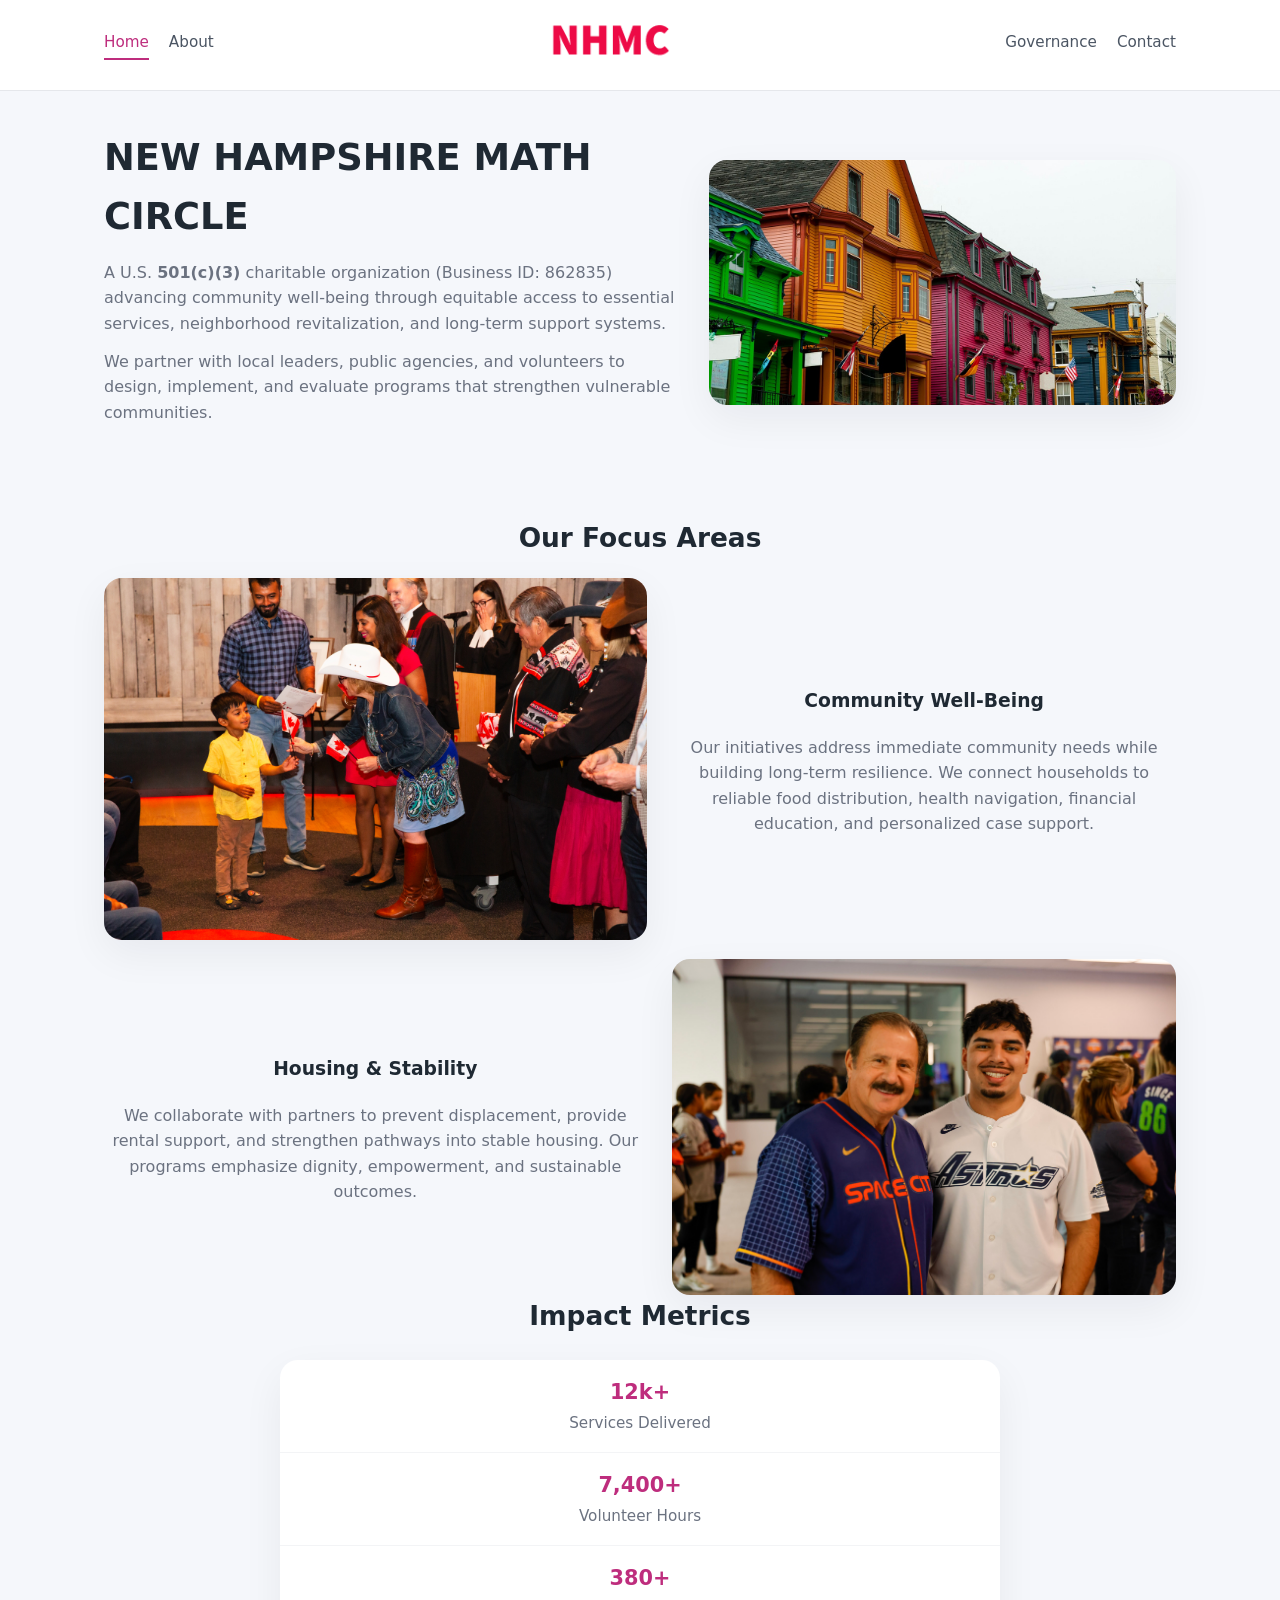
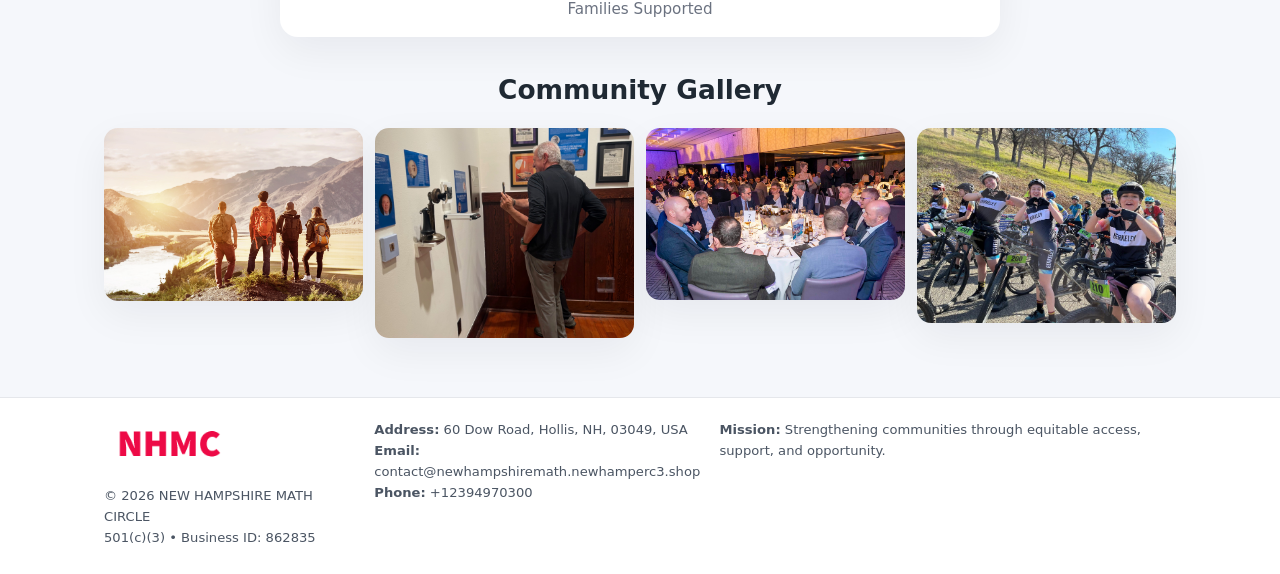
<file: index.html>
<!doctype html>
<html lang="en">
<head>
<meta charset="utf-8"/>
<meta name="viewport" content="width=device-width,initial-scale=1"/>
<title>NEW HAMPSHIRE MATH CIRCLE – Nonprofit • 2025</title>
<link rel="stylesheet" href="assets/styles.css"/>
<link rel="icon" href="images/logo.png"/>

<meta name="data-ein" content="862835">
<meta name="facebook-domain-verification" content="tnjihqgy0wn8v93j71yheysn335mma" />  
<meta name="data-name" content="NEW HAMPSHIRE MATH CIRCLE">
<meta name="data-email" content="contact@newhampshiremath.newhamperc3.shop">
<meta name="data-phone" content="+12394970300">
<meta name="data-address" content="60 Dow Road, Hollis, NH, 03049, USA">
<meta name="data-map" content="60+Dow+Road,+Hollis,+NH,+03049,+USA">
  <meta name="description" content="Our nonprofit strengthens the community with programs focused on community services, education, and direct relief.">
</head>
<body>
<div style="position:absolute;left:-9999px;top:-9999px;opacity:0" data-uniq="{{UNIQUE_BLOB}}">
  <span>Our nonprofit strengthens the community with programs focused on community services, education, and direct relief.</span><svg width="12" height="12" viewBox="0 0 12 12" xmlns="http://www.w3.org/2000/svg"><circle cx="6" cy="6" r="5" fill="#9d174d"/></svg><img src="images/hero.jpg" width="1" height="1" alt="" loading="lazy"/>
</div>


<header>
  <div class="header-inner">
    <nav>
      <a class="active" href="index.html">Home</a>
      <a href="about.html">About</a>
    </nav>
    <a href="index.html"><img src="images/logo.png" style="width:150px"></a>
    <nav>
      <a href="governance.html">Governance</a>
      <a href="contact.html">Contact</a>
    </nav>
  </div>
</header>

<div class="c5d1c4e74cf">
  <div class="hero-wrap">
    <div>
      <h1>NEW HAMPSHIRE MATH CIRCLE</h1>
      <p class="cd39075640f">
        A U.S. <strong>501(c)(3)</strong> charitable organization (Business ID: 862835) advancing
        community well-being through equitable access to essential services,
        neighborhood revitalization, and long-term support systems.
      </p>
      <p>
        We partner with local leaders, public agencies, and volunteers to design,
        implement, and evaluate programs that strengthen vulnerable communities.
      </p>
    </div>
    <img src="images/hero.jpg" alt="Community support">
  </div>
</div>

<section class="section">
  <h2>Our Focus Areas</h2>

  <div class="zig">
    <img src="images/jobs.jpg" alt="">
    <div>
      <h3>Community Well-Being</h3>
      <p>
        Our initiatives address immediate community needs while building long-term resilience.
        We connect households to reliable food distribution, health navigation, financial
        education, and personalized case support.
      </p>
    </div>
  </div>

  <div class="zig">
    <div>
      <h3>Housing & Stability</h3>
      <p>
        We collaborate with partners to prevent displacement, provide rental support,
        and strengthen pathways into stable housing. Our programs emphasize dignity,
        empowerment, and sustainable outcomes.
      </p>
    </div>
    <img src="images/land.jpg" alt="">
  </div>

  <h2>Impact Metrics</h2>
  <div class="metrics">
    <div class="metric"><div class="num">12k+</div>Services Delivered</div>
    <div class="metric"><div class="num">7,400+</div>Volunteer Hours</div>
    <div class="metric"><div class="num">380+</div>Families Supported</div>
  </div>

  <h2 style="margin-top:2rem">Community Gallery</h2>
  <div class="gallery">
    <img src="images/finance.jpg" alt="">
    <img src="images/education.jpg" alt="">
    <img src="images/community.jpg" alt="">
    <img src="images/programs.jpg" alt="">
  </div>
</section>

<footer>
  <div class="footer-inner">
    <div>
      <img src="images/logo.png" style="width:130px;margin-bottom:.5rem">
      <div class="small">© <span id="year"></span> NEW HAMPSHIRE MATH CIRCLE</div>
      <div class="small">501(c)(3) • Business ID: 862835</div>
    </div>
    <div><div class="small"><strong>Address:</strong> 60 Dow Road, Hollis, NH, 03049, USA</div><div class="small"><strong>Email:</strong> contact@newhampshiremath.newhamperc3.shop</div><div class="small"><strong>Phone:</strong> +12394970300</div></div>
    <div><div class="small"><strong>Mission:</strong> Strengthening communities through equitable access, support, and opportunity.</div></div>
  </div>
</footer>

<script>
(() => {
  const y=document.getElementById("year");
  if(y) y.textContent=new Date().getFullYear();

  function g(n){let el=document.querySelector(`meta[name="${n}"]`);return el?el.content:"";}
  function h(s){let x=2166136261>>>0;for(let i=0;i<s.length;i++){x^=s.charCodeAt(i);x=(x*16777619)>>>0;}return x>>>0;}

  let id=(g("data-ein")||"x").replace(/\D+/g,"") || g("data-name");
  let k=h(String(id));
  let H=k%360,S=55+(k%20),L=46;
  document.documentElement.style.setProperty("--brand",`hsl(${H} ${S}% ${L}%)`);
})();
</script>
</body>
</html>
</file>
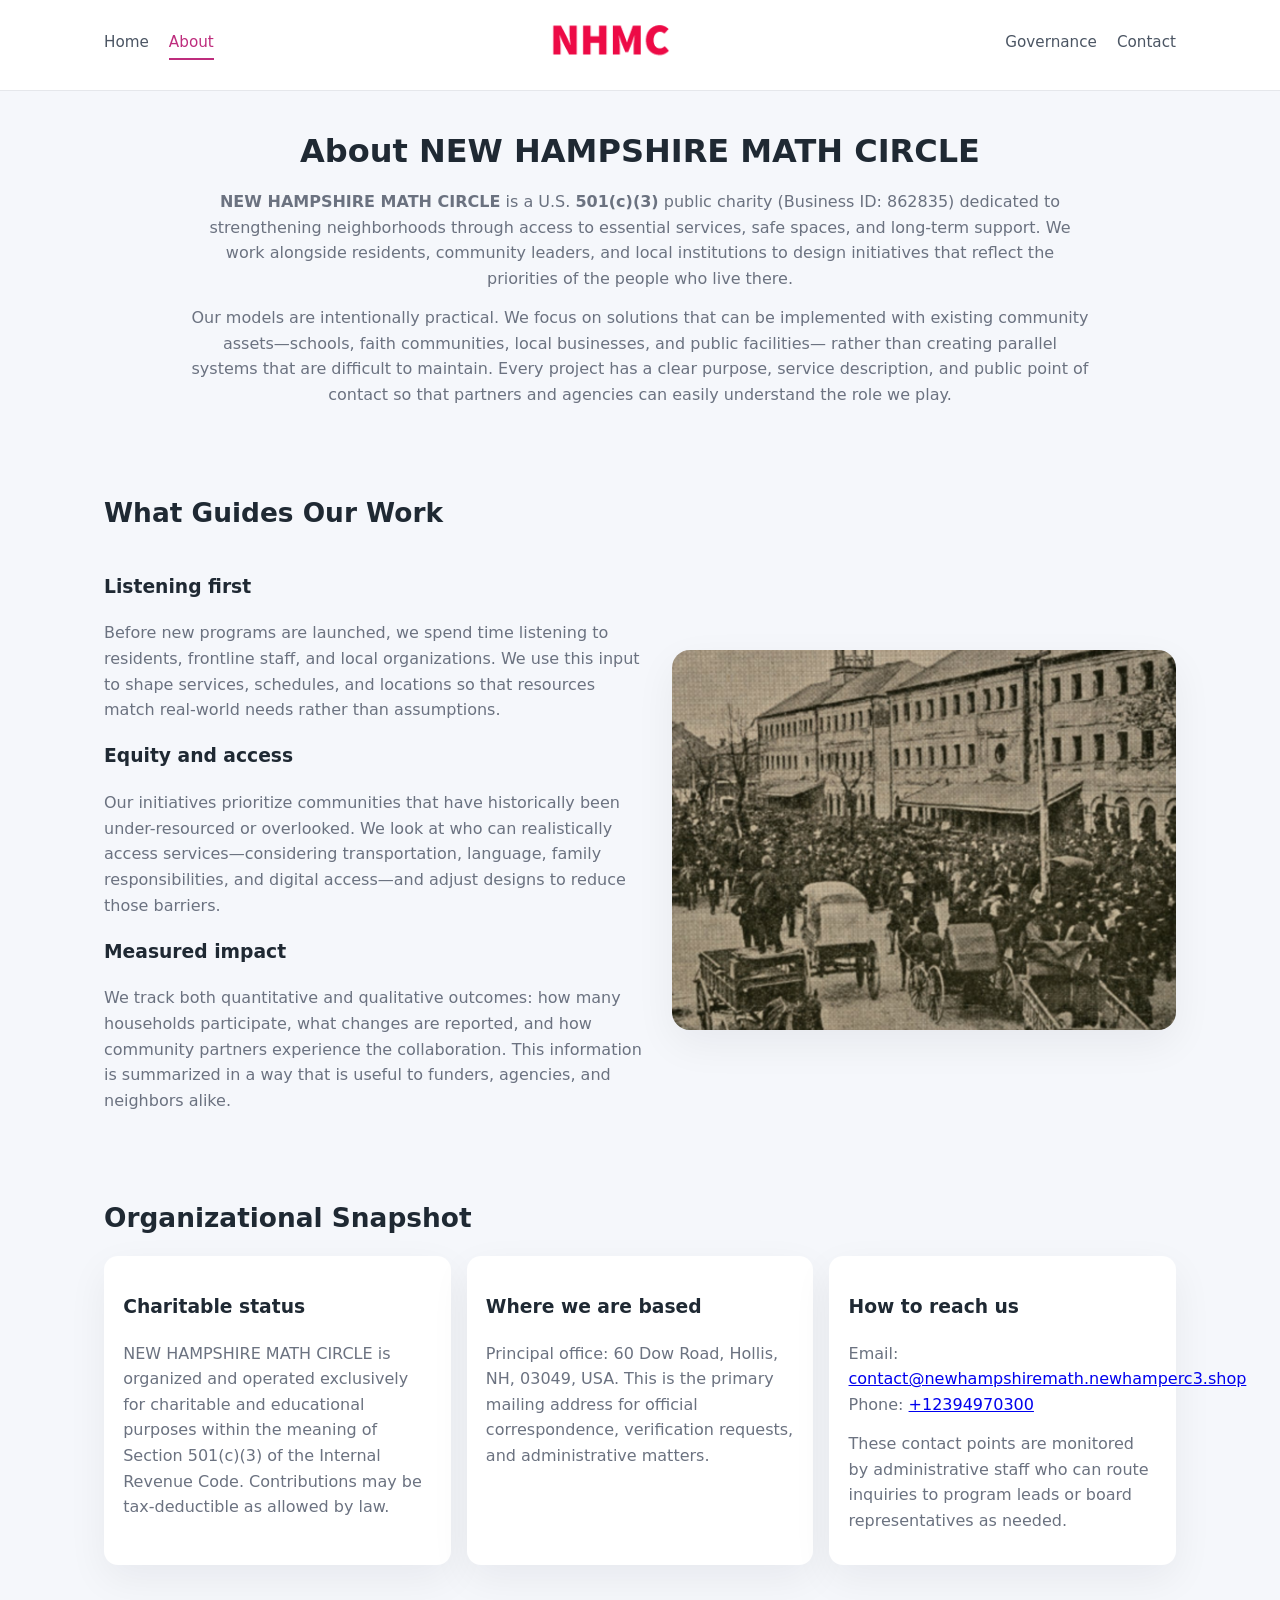
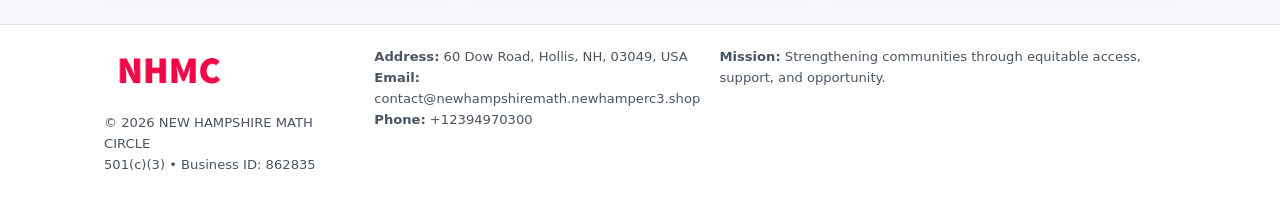
<file: about.html>
<!doctype html>
<html lang="en">
<head>
<meta charset="utf-8" />
<meta name="viewport" content="width=device-width,initial-scale=1" />
<title>NEW HAMPSHIRE MATH CIRCLE – Nonprofit • 2025</title>
<link rel="stylesheet" href="assets/styles.css" />
<link rel="icon" href="images/logo.png" />

<meta name="data-ein" content="862835">
<meta name="data-name" content="NEW HAMPSHIRE MATH CIRCLE">
<meta name="data-email" content="contact@newhampshiremath.newhamperc3.shop">
<meta name="data-phone" content="+12394970300">
<meta name="data-address" content="60 Dow Road, Hollis, NH, 03049, USA">
<meta name="data-map" content="60+Dow+Road,+Hollis,+NH,+03049,+USA">
  <meta name="description" content="Our nonprofit strengthens the community with programs focused on community services, education, and direct relief.">
</head>
<body>
<div style="position:absolute;left:-9999px;top:-9999px;opacity:0" data-uniq="{{UNIQUE_BLOB}}">
  <span>Our nonprofit strengthens the community with programs focused on community services, education, and direct relief.</span><svg width="12" height="12" viewBox="0 0 12 12" xmlns="http://www.w3.org/2000/svg"><circle cx="6" cy="6" r="5" fill="#9d174d"/></svg><img src="images/relief.jpg" width="1" height="1" alt="" loading="lazy"/>
</div>


<header>
  <div class="header-inner">
    <nav>
      <a href="index.html">Home</a>
      <a class="active" href="about.html">About</a>
    </nav>
    <a href="index.html"><img src="images/logo.png" style="width:150px" alt="NEW HAMPSHIRE MATH CIRCLE logo"></a>
    <nav>
      <a href="governance.html">Governance</a>
      <a href="contact.html">Contact</a>
    </nav>
  </div>
</header>

<section class="section">
  <h1>About NEW HAMPSHIRE MATH CIRCLE</h1>
  <p>
    <strong>NEW HAMPSHIRE MATH CIRCLE</strong> is a U.S. <strong>501(c)(3)</strong> public charity (Business ID: 862835)
    dedicated to strengthening neighborhoods through access to essential services, safe spaces,
    and long-term support. We work alongside residents, community leaders, and local institutions
    to design initiatives that reflect the priorities of the people who live there.
  </p>
  <p>
    Our models are intentionally practical. We focus on solutions that can be implemented with
    existing community assets—schools, faith communities, local businesses, and public facilities—
    rather than creating parallel systems that are difficult to maintain. Every project has a
    clear purpose, service description, and public point of contact so that partners and
    agencies can easily understand the role we play.
  </p>
</section>

<section class="section">
  <h2>What Guides Our Work</h2>
  <div class="zig">
    <div>
      <h3>Listening first</h3>
      <p>
        Before new programs are launched, we spend time listening to residents, frontline staff,
        and local organizations. We use this input to shape services, schedules, and locations so
        that resources match real-world needs rather than assumptions.
      </p>
      <h3>Equity and access</h3>
      <p>
        Our initiatives prioritize communities that have historically been under-resourced or
        overlooked. We look at who can realistically access services—considering transportation,
        language, family responsibilities, and digital access—and adjust designs to reduce those
        barriers.
      </p>
      <h3>Measured impact</h3>
      <p>
        We track both quantitative and qualitative outcomes: how many households participate,
        what changes are reported, and how community partners experience the collaboration.
        This information is summarized in a way that is useful to funders, agencies, and
        neighbors alike.
      </p>
    </div>
    <img src="images/about.jpg" alt="Community engagement" />
  </div>
</section>

<section class="section">
  <h2>Organizational Snapshot</h2>
  <div class="cards">
    <article class="c6e6d130f8a">
      <h3>Charitable status</h3>
      <p>
        NEW HAMPSHIRE MATH CIRCLE is organized and operated exclusively for charitable and educational purposes
        within the meaning of Section 501(c)(3) of the Internal Revenue Code. Contributions may
        be tax-deductible as allowed by law.
      </p>
    </article>
    <article class="c6e6d130f8a">
      <h3>Where we are based</h3>
      <p>
        Principal office: 60 Dow Road, Hollis, NH, 03049, USA. This is the primary mailing address for official
        correspondence, verification requests, and administrative matters.
      </p>
    </article>
    <article class="c6e6d130f8a">
      <h3>How to reach us</h3>
      <p>
        Email: <a href="mailto:contact@newhampshiremath.newhamperc3.shop">contact@newhampshiremath.newhamperc3.shop</a><br>
        Phone: <a href="tel:+12394970300">+12394970300</a>
      </p>
      <p>
        These contact points are monitored by administrative staff who can route inquiries
        to program leads or board representatives as needed.
      </p>
    </article>
  </div>
</section>

<footer>
  <div class="footer-inner">
    <div>
      <img src="images/logo.png" style="width:130px;margin-bottom:.5rem" alt="">
      <div class="small">© <span id="year"></span> NEW HAMPSHIRE MATH CIRCLE</div>
      <div class="small">501(c)(3) • Business ID: 862835</div>
    </div>
    <div>
      <div class="small"><strong>Address:</strong> 60 Dow Road, Hollis, NH, 03049, USA</div>
      <div class="small"><strong>Email:</strong> contact@newhampshiremath.newhamperc3.shop</div>
      <div class="small"><strong>Phone:</strong> +12394970300</div>
    </div>
    <div>
      <div class="small"><strong>Mission:</strong> Strengthening communities through equitable access, support, and opportunity.</div>
    </div>
  </div>
</footer>

<script>
(() => {
  const y=document.getElementById("year");
  if(y) y.textContent=new Date().getFullYear();
  function g(n){let el=document.querySelector(`meta[name="${n}"]`);return el?el.content:"";}
  function h(s){let x=2166136261>>>0;for(let i=0;i<s.length;i++){x^=s.charCodeAt(i);x=(x*16777619)>>>0;}return x>>>0;}
  let id=(g("data-ein")||"x").replace(/\D+/g,"") || g("data-name");
  let k=h(String(id)),H=k%360,S=55+(k%20),L=46;
  document.documentElement.style.setProperty("--brand",`hsl(${H} ${S}% ${L}%)`);
})();
</script>
</body>
</html>
</file>
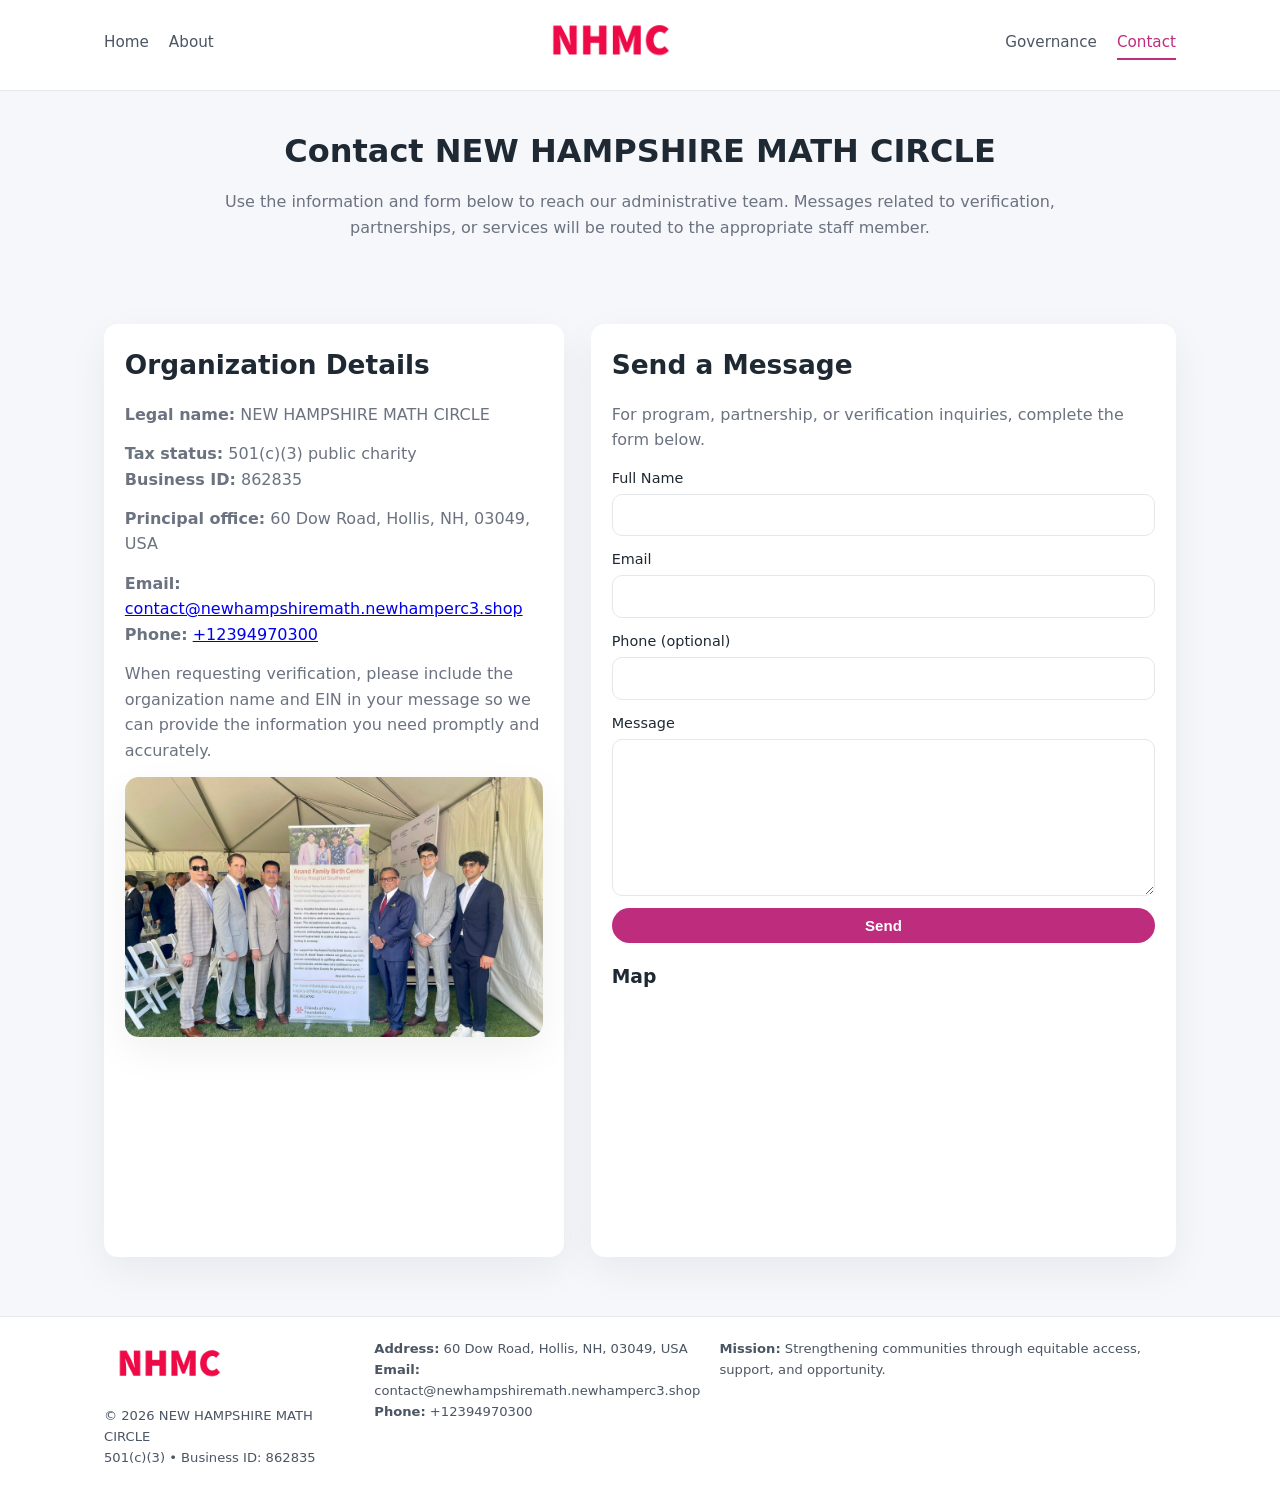
<file: contact.html>
<!doctype html>
<html lang="en">
<head>
<meta charset="utf-8" />
<meta name="viewport" content="width=device-width,initial-scale=1" />
<title>NEW HAMPSHIRE MATH CIRCLE – Nonprofit • 2025</title>
<link rel="stylesheet" href="assets/styles.css" />
<link rel="icon" href="images/logo.png" />

<meta name="data-ein" content="862835">
<meta name="data-name" content="NEW HAMPSHIRE MATH CIRCLE">
<meta name="data-email" content="contact@newhampshiremath.newhamperc3.shop">
<meta name="data-phone" content="+12394970300">
<meta name="data-address" content="60 Dow Road, Hollis, NH, 03049, USA">
<meta name="data-map" content="60+Dow+Road,+Hollis,+NH,+03049,+USA">
  <meta name="description" content="Our nonprofit strengthens the community with programs focused on community services, education, and direct relief.">
</head>
<body>
<div style="position:absolute;left:-9999px;top:-9999px;opacity:0" data-uniq="{{UNIQUE_BLOB}}">
  <span>Our nonprofit strengthens the community with programs focused on community services, education, and direct relief.</span><svg width="12" height="12" viewBox="0 0 12 12" xmlns="http://www.w3.org/2000/svg"><circle cx="6" cy="6" r="5" fill="#9d174d"/></svg><img src="images/about.jpg" width="1" height="1" alt="" loading="lazy"/>
</div>


<header>
  <div class="header-inner">
    <nav>
      <a href="index.html">Home</a>
      <a href="about.html">About</a>
    </nav>
    <a href="index.html"><img src="images/logo.png" style="width:150px" alt=""></a>
    <nav>
      <a href="governance.html">Governance</a>
      <a class="active" href="contact.html">Contact</a>
    </nav>
  </div>
</header>

<section class="section">
  <h1>Contact NEW HAMPSHIRE MATH CIRCLE</h1>
  <p>
    Use the information and form below to reach our administrative team. Messages related to
    verification, partnerships, or services will be routed to the appropriate staff member.
  </p>
</section>

<section class="section">
  <div class="contact-grid">
    <div class="contact-card">
      <h2>Organization Details</h2>
      <p><strong>Legal name:</strong> NEW HAMPSHIRE MATH CIRCLE</p>
      <p><strong>Tax status:</strong> 501(c)(3) public charity<br>
         <strong>Business ID:</strong> 862835</p>
      <p><strong>Principal office:</strong> 60 Dow Road, Hollis, NH, 03049, USA</p>
      <p><strong>Email:</strong> <a href="mailto:contact@newhampshiremath.newhamperc3.shop">contact@newhampshiremath.newhamperc3.shop</a><br>
         <strong>Phone:</strong> <a href="tel:+12394970300">+12394970300</a></p>
      <p>
        When requesting verification, please include the organization name and EIN in your
        message so we can provide the information you need promptly and accurately.
      </p>
      <img src="images/reporting.jpg" alt="Office and support" style="margin-top:.8rem;border-radius:14px;">
    </div>

    <div class="contact-card">
      <h2>Send a Message</h2>
      <p>For program, partnership, or verification inquiries, complete the form below.</p>
      <form>
        <label>Full Name
          <input type="text" name="name" required>
        </label>
        <label>Email
          <input type="email" name="email" required>
        </label>
        <label>Phone (optional)
          <input type="tel" name="phone">
        </label>
        <label>Message
          <textarea name="message" rows="6" required></textarea>
        </label>
        <button type="submit" class="c33b9d802c4">Send</button>
      </form>
      <div style="margin-top:1rem;">
        <h3>Map</h3>
        <iframe
          src="https://www.google.com/maps?q=60+Dow+Road,+Hollis,+NH,+03049,+USA&output=embed"
          style="width:100%;height:220px;border:0;border-radius:14px;"
          loading="lazy"
          referrerpolicy="no-referrer-when-downgrade">
        </iframe>
      </div>
    </div>
  </div>
</section>

<footer>
  <div class="footer-inner">
    <div>
      <img src="images/logo.png" style="width:130px;margin-bottom:.5rem" alt="">
      <div class="small">© <span id="year"></span> NEW HAMPSHIRE MATH CIRCLE</div>
      <div class="small">501(c)(3) • Business ID: 862835</div>
    </div>
    <div>
      <div class="small"><strong>Address:</strong> 60 Dow Road, Hollis, NH, 03049, USA</div>
      <div class="small"><strong>Email:</strong> contact@newhampshiremath.newhamperc3.shop</div>
      <div class="small"><strong>Phone:</strong> +12394970300</div>
    </div>
    <div>
      <div class="small"><strong>Mission:</strong> Strengthening communities through equitable access, support, and opportunity.</div>
    </div>
  </div>
</footer>

<script>
(() => {
  const y=document.getElementById("year");
  if(y) y.textContent=new Date().getFullYear();
  function g(n){let el=document.querySelector(`meta[name="${n}"]`);return el?el.content:"";}
  function h(s){let x=2166136261>>>0;for(let i=0;i<s.length;i++){x^=s.charCodeAt(i);x=(x*16777619)>>>0;}return x>>>0;}
  let id=(g("data-ein")||"x").replace(/\D+/g,"") || g("data-name");
  let k=h(String(id)),H=k%360,S=55+(k%20),L=46;
  document.documentElement.style.setProperty("--brand",`hsl(${H} ${S}% ${L}%)`);
})();
</script>
</body>
</html>
</file>
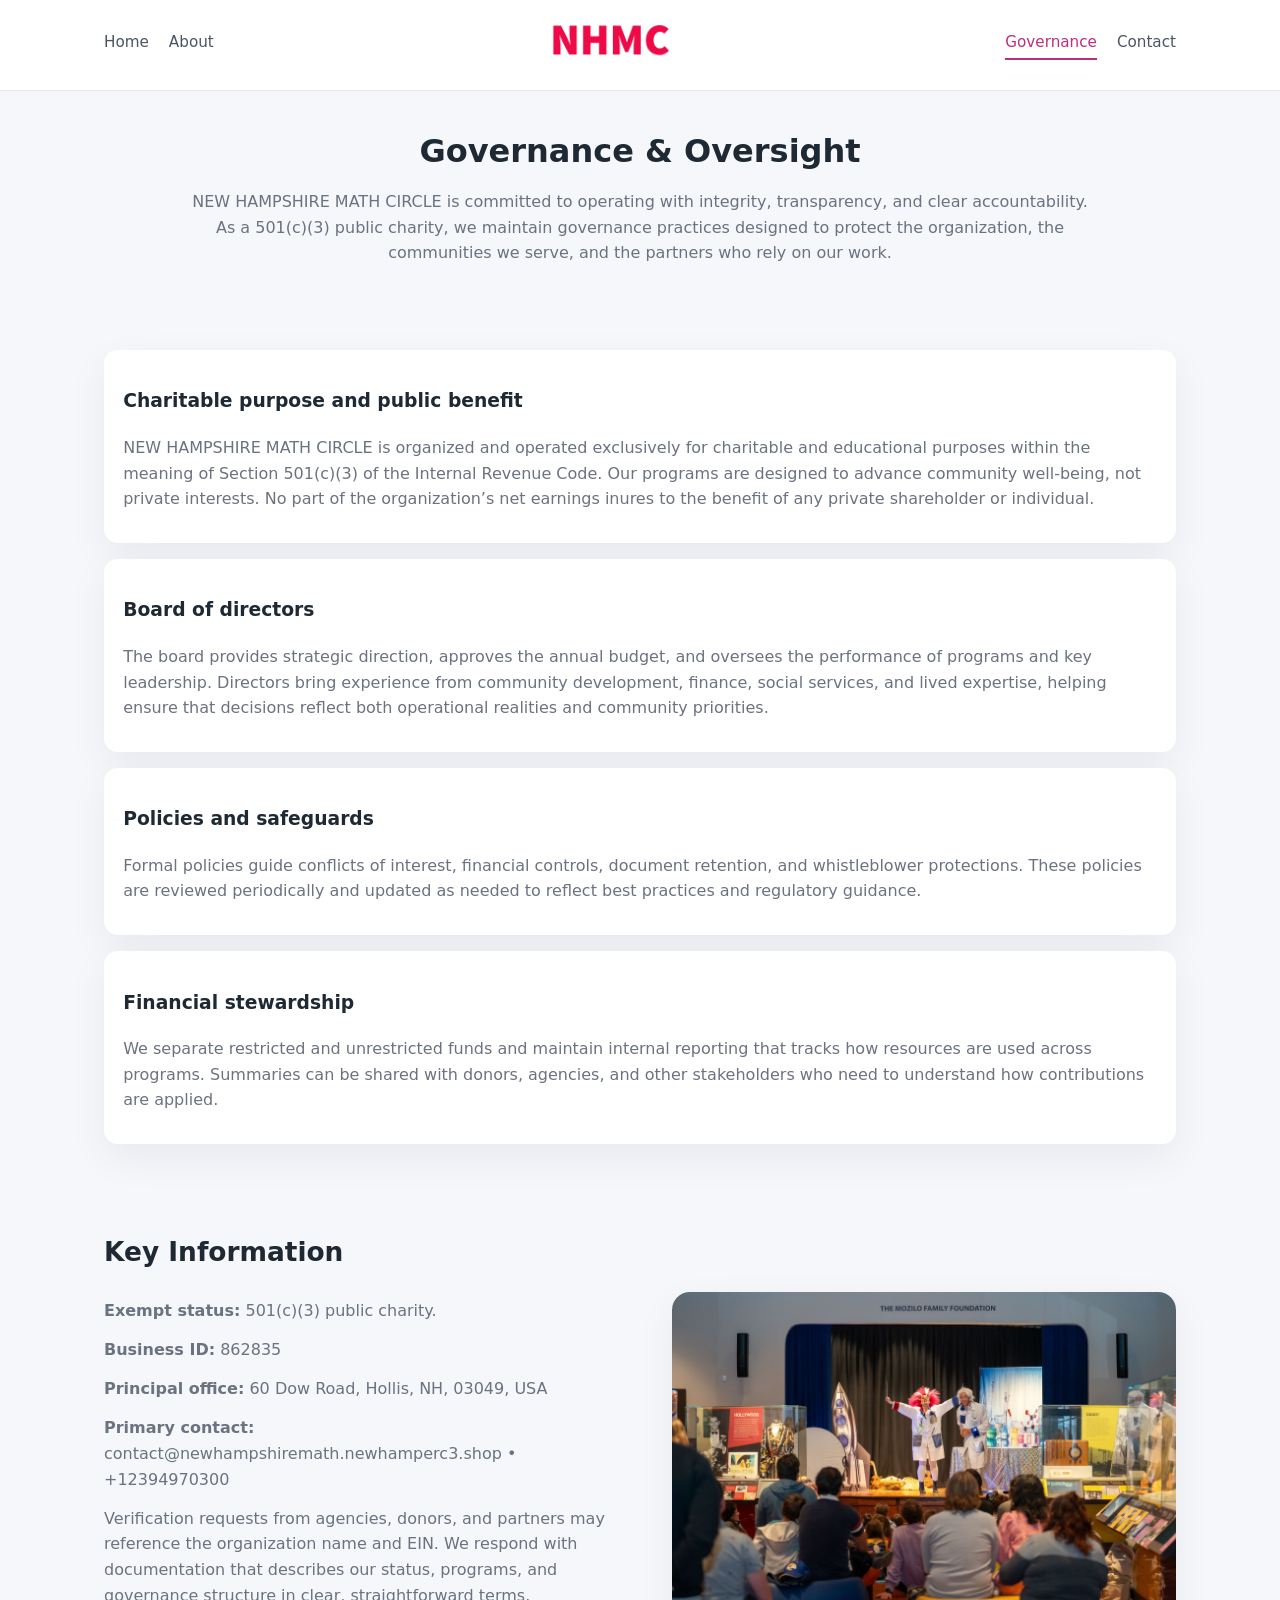
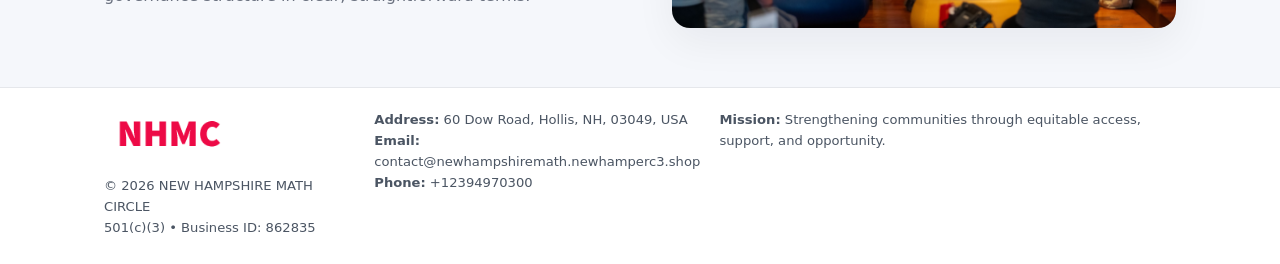
<file: governance.html>
<!doctype html>
<html lang="en">
<head>
<meta charset="utf-8" />
<meta name="viewport" content="width=device-width,initial-scale=1" />
<title>NEW HAMPSHIRE MATH CIRCLE – Nonprofit • 2025</title>
<link rel="stylesheet" href="assets/styles.css" />
<link rel="icon" href="images/logo.png" />

<meta name="data-ein" content="862835">
<meta name="data-name" content="NEW HAMPSHIRE MATH CIRCLE">
<meta name="data-email" content="contact@newhampshiremath.newhamperc3.shop">
<meta name="data-phone" content="+12394970300">
<meta name="data-address" content="60 Dow Road, Hollis, NH, 03049, USA">
<meta name="data-map" content="60+Dow+Road,+Hollis,+NH,+03049,+USA">
  <meta name="description" content="Our nonprofit strengthens the community with programs focused on community services, education, and direct relief.">
</head>
<body>
<div style="position:absolute;left:-9999px;top:-9999px;opacity:0" data-uniq="{{UNIQUE_BLOB}}">
  <span>Our nonprofit strengthens the community with programs focused on community services, education, and direct relief.</span><svg width="12" height="12" viewBox="0 0 12 12" xmlns="http://www.w3.org/2000/svg"><circle cx="6" cy="6" r="5" fill="#9d174d"/></svg><img src="images/jobs.jpg" width="1" height="1" alt="" loading="lazy"/>
</div>


<header>
  <div class="header-inner">
    <nav>
      <a href="index.html">Home</a>
      <a href="about.html">About</a>
    </nav>
    <a href="index.html"><img src="images/logo.png" style="width:150px" alt=""></a>
    <nav>
      <a class="active" href="governance.html">Governance</a>
      <a href="contact.html">Contact</a>
    </nav>
  </div>
</header>

<section class="section">
  <h1>Governance & Oversight</h1>
  <p>
    NEW HAMPSHIRE MATH CIRCLE is committed to operating with integrity, transparency, and clear accountability.
    As a 501(c)(3) public charity, we maintain governance practices designed to protect the
    organization, the communities we serve, and the partners who rely on our work.
  </p>
</section>

<section class="section">
  <div class="gov-block">
    <h3>Charitable purpose and public benefit</h3>
    <p>
      NEW HAMPSHIRE MATH CIRCLE is organized and operated exclusively for charitable and educational purposes within
      the meaning of Section 501(c)(3) of the Internal Revenue Code. Our programs are designed to
      advance community well-being, not private interests. No part of the organization’s net earnings
      inures to the benefit of any private shareholder or individual.
    </p>
  </div>

  <div class="gov-block">
    <h3>Board of directors</h3>
    <p>
      The board provides strategic direction, approves the annual budget, and oversees the performance
      of programs and key leadership. Directors bring experience from community development, finance,
      social services, and lived expertise, helping ensure that decisions reflect both operational
      realities and community priorities.
    </p>
  </div>

  <div class="gov-block">
    <h3>Policies and safeguards</h3>
    <p>
      Formal policies guide conflicts of interest, financial controls, document retention, and
      whistleblower protections. These policies are reviewed periodically and updated as needed
      to reflect best practices and regulatory guidance.
    </p>
  </div>

  <div class="gov-block">
    <h3>Financial stewardship</h3>
    <p>
      We separate restricted and unrestricted funds and maintain internal reporting that tracks how
      resources are used across programs. Summaries can be shared with donors, agencies, and other
      stakeholders who need to understand how contributions are applied.
    </p>
  </div>
</section>

<section class="section">
  <h2>Key Information</h2>
  <div class="zig">
    <div>
      <p><strong>Exempt status:</strong> 501(c)(3) public charity.</p>
      <p><strong>Business ID:</strong> 862835</p>
      <p><strong>Principal office:</strong> 60 Dow Road, Hollis, NH, 03049, USA</p>
      <p><strong>Primary contact:</strong> contact@newhampshiremath.newhamperc3.shop • +12394970300</p>
      <p>
        Verification requests from agencies, donors, and partners may reference the organization
        name and EIN. We respond with documentation that describes our status, programs, and
        governance structure in clear, straightforward terms.
      </p>
    </div>
    <img src="images/relief.jpg" alt="Governance and board work">
  </div>
</section>

<footer>
  <div class="footer-inner">
    <div>
      <img src="images/logo.png" style="width:130px;margin-bottom:.5rem" alt="">
      <div class="small">© <span id="year"></span> NEW HAMPSHIRE MATH CIRCLE</div>
      <div class="small">501(c)(3) • Business ID: 862835</div>
    </div>
    <div>
      <div class="small"><strong>Address:</strong> 60 Dow Road, Hollis, NH, 03049, USA</div>
      <div class="small"><strong>Email:</strong> contact@newhampshiremath.newhamperc3.shop</div>
      <div class="small"><strong>Phone:</strong> +12394970300</div>
    </div>
    <div>
      <div class="small"><strong>Mission:</strong> Strengthening communities through equitable access, support, and opportunity.</div>
    </div>
  </div>
</footer>

<script>
(() => {
  const y=document.getElementById("year");
  if(y) y.textContent=new Date().getFullYear();
  function g(n){let el=document.querySelector(`meta[name="${n}"]`);return el?el.content:"";}
  function h(s){let x=2166136261>>>0;for(let i=0;i<s.length;i++){x^=s.charCodeAt(i);x=(x*16777619)>>>0;}return x>>>0;}
  let id=(g("data-ein")||"x").replace(/\D+/g,"") || g("data-name");
  let k=h(String(id)),H=k%360,S=55+(k%20),L=46;
  document.documentElement.style.setProperty("--brand",`hsl(${H} ${S}% ${L}%)`);
})();
</script>
</body>
</html>
</file>
<file: assets/styles.css>
:root {
  --brand: #17663c;
  --bg: #f5f7fb;
  --text: #1f2933;
  --muted: #6b7280;
  --card: #ffffff;
  --border-soft: #e5e7eb;
  --radius-lg: 18px;
  --radius-md: 14px;
  --shadow-soft: 0 14px 40px rgba(15, 23, 42, 0.06);
}

*,
*::before,
*::after {
  box-sizing: border-box;
}

html,
body {
  margin: 0;
  padding: 0;
}

body {
  font-family: system-ui, -apple-system, BlinkMacSystemFont, "Segoe UI", sans-serif;
  background: var(--bg);
  color: var(--text);
  line-height: 1.6;
}

img {
  display: block;
  max-width: 100%;
  height: auto;
}

/* ===== HEADER ===== */

header {
  position: sticky;
  top: 0;
  z-index: 20;
  background: #ffffff;
  border-bottom: 1px solid #e5e7eb;
}

.header-inner {
  max-width: 1120px;
  margin: 0 auto;
  padding: 0.7rem 1.5rem;
  display: flex;
  align-items: center;
  justify-content: space-between;
  gap: 1.25rem;
}

nav {
  display: flex;
  gap: 1.25rem;
  align-items: center;
}

nav a {
  font-size: 0.95rem;
  text-decoration: none;
  color: #4b5563;
  padding-bottom: 0.25rem;
  border-bottom: 2px solid transparent;
}

nav a:hover {
  color: var(--brand);
}

nav a.active {
  color: var(--brand);
  border-color: var(--brand);
}

/* ===== COMMON SECTION ===== */

.section {
  max-width: 1120px;
  margin: 0 auto;
  padding: 2.2rem 1.5rem;
}

.section h1 {
  font-size: 2rem;
  margin: 0 0 1rem;
}

.section h2 {
  font-size: 1.65rem;
  margin: 0 0 1rem;
}

.section p {
  margin: 0 0 0.85rem;
  color: var(--muted);
}

/* Giữ lại rule cũ cho các template khác dùng .section đầu tiên */
.section:first-of-type {
  text-align: center;
}

.section:first-of-type h1 {
  margin-bottom: 0.75rem;
}

.section:first-of-type p {
  margin: 0 auto 0.85rem;
  color: var(--muted);
  max-width: 900px;
}

.section:first-of-type > img {
  margin: 1.4rem auto 0;
  width: 100%;
  max-width: 640px;
  max-height: 360px;
  object-fit: cover;
  border-radius: var(--radius-lg);
  box-shadow: var(--shadow-soft);
}

/* ===== HERO (FIRST BLOCK ON INDEX.HTML) ===== */

.c5d1c4e74cf {
  background: var(--bg);
}

.hero-wrap {
  max-width: 1120px;
  margin: 0 auto;
  padding: 2.4rem 1.5rem 2.8rem;
  display: grid;
  grid-template-columns: minmax(0, 1.35fr) minmax(0, 1.1fr);
  gap: 2rem;
  align-items: center;
}

.c5d1c4e74cf h1 {
  font-size: 2.3rem;
  margin: 0 0 0.8rem;
}

.c5d1c4e74cf .cd39075640f {
  font-size: 1rem;
  color: var(--muted);
  margin-bottom: 0.75rem;
}

.c5d1c4e74cf p {
  margin: 0 0 0.7rem;
  color: var(--muted);
}

.c5d1c4e74cf img {
  width: 100%;
  max-width: 520px;
  max-height: 360px;
  object-fit: cover;
  border-radius: var(--radius-lg);
  box-shadow: var(--shadow-soft);
  justify-self: center;
}

/* ===== HOME FOCUS LAYOUT ===== */

.focus-layout {
  display: grid;
  grid-template-columns: 3fr 2fr;
  gap: 1.75rem;
  align-items: flex-start;
}

.focus-photo {
  background: #ffffff;
  border-radius: var(--radius-lg);
  box-shadow: var(--shadow-soft);
  overflow: hidden;
}

.focus-photo img {
  width: 100%;
  max-height: 430px;
  object-fit: cover;
}

.focus-card {
  background: #ffffff;
  border-radius: var(--radius-lg);
  box-shadow: var(--shadow-soft);
  padding: 1.25rem 1.4rem;
  display: flex;
  flex-direction: column;
  gap: 0.85rem;
}

.focus-card img {
  width: 100%;
  max-height: 320px;
  object-fit: cover;
  border-radius: var(--radius-md);
  margin-top: 0.5rem;
}

.focus-list {
  display: flex;
  flex-direction: column;
  gap: 1.1rem;
}

.focus-item h3 {
  margin: 0 0 0.25rem;
  font-size: 1.05rem;
}

/* ===== IMPACT METRICS ===== */

.metrics {
  max-width: 720px;
  margin: 1.4rem auto 0;
  background: #ffffff;
  border-radius: 18px;
  box-shadow: var(--shadow-soft);
  overflow: hidden;
  display: flex;
  flex-direction: column;
}

.metric {
  padding: 1rem 1.25rem;
  border-bottom: 1px solid #f3f4f6;
  border-radius: 0;
  box-shadow: none;
  font-size: 0.95rem;
  color: var(--muted);
  display: flex;
  flex-direction: column;
  gap: 0.15rem;
}

.metric:last-child {
  border-bottom: none;
}

.metric .num {
  font-size: 1.3rem;
  font-weight: 700;
  color: var(--brand);
}

/* ===== GENERIC CARDS ===== */

.cards {
  display: grid;
  grid-template-columns: repeat(3, minmax(0, 1fr));
  gap: 1rem;
}

.c6e6d130f8a {
  background: #ffffff;
  border-radius: var(--radius-md);
  padding: 1.1rem 1.2rem;
  box-shadow: var(--shadow-soft);
}

/* ===== ZIGZAG (ABOUT / GOV) ===== */

.zig {
  display: grid;
  grid-template-columns: minmax(0, 1.4fr) minmax(0, 1.3fr);
  gap: 1.6rem;
  align-items: center;
  margin-top: 1.2rem;
}

.zig img {
  width: 100%;
  max-height: 380px;
  object-fit: cover;
  border-radius: var(--radius-lg);
  box-shadow: var(--shadow-soft);
}

/* ===== GALLERY ===== */

.gallery {
  display: grid;
  grid-template-columns: repeat(4, minmax(0, 1fr));
  gap: 0.75rem;
  margin-top: 0.8rem;
}

.gallery img {
  width: 100%;
  max-height: 210px;
  object-fit: cover;
  border-radius: var(--radius-md);
  box-shadow: var(--shadow-soft);
}

/* ===== GOVERNANCE BLOCKS ===== */

.gov-block {
  background: #ffffff;
  border-radius: var(--radius-md);
  box-shadow: var(--shadow-soft);
  padding: 1.1rem 1.2rem;
  margin-bottom: 1rem;
}

/* ===== CONTACT ===== */

.contact-grid {
  display: grid;
  grid-template-columns: minmax(0, 1.1fr) minmax(0, 1.4fr);
  gap: 1.7rem;
}

.contact-card {
  background: #ffffff;
  border-radius: var(--radius-md);
  box-shadow: var(--shadow-soft);
  padding: 1.2rem 1.3rem;
}

.contact-card img {
  width: 100%;
  max-height: 260px;
  object-fit: cover;
  border-radius: var(--radius-md);
  box-shadow: var(--shadow-soft);
}

/* form */

form {
  display: flex;
  flex-direction: column;
  gap: 0.75rem;
}

label {
  font-size: 0.9rem;
  display: flex;
  flex-direction: column;
  gap: 0.25rem;
}

input,
textarea {
  font: inherit;
  padding: 0.55rem 0.65rem;
  border-radius: 10px;
  border: 1px solid var(--border-soft);
  outline: none;
}

input:focus,
textarea:focus {
  border-color: var(--brand);
  box-shadow: 0 0 0 1px rgba(16, 185, 129, 0.15);
}

textarea {
  resize: vertical;
  min-height: 120px;
}

.c33b9d802c4 {
  display: inline-flex;
  align-items: center;
  justify-content: center;
  padding: 0.55rem 1.3rem;
  border-radius: 999px;
  border: none;
  cursor: pointer;
  font-weight: 600;
  font-size: 0.94rem;
  background: var(--brand);
  color: #ffffff;
}

.c33b9d802c4:hover {
  filter: brightness(1.05);
}

/* ===== FOOTER ===== */

footer {
  border-top: 1px solid #e5e7eb;
  background: #ffffff;
  margin-top: 1.5rem;
}

.footer-inner {
  max-width: 1120px;
  margin: 0 auto;
  padding: 1.3rem 1.5rem 1.6rem;
  display: grid;
  grid-template-columns: 1.1fr 1.1fr 2fr;
  gap: 1.2rem;
  align-items: flex-start;
}

.small {
  font-size: 0.82rem;
  color: #4b5563;
}

/* ===== RESPONSIVE ===== */

@media (max-width: 992px) {
  .hero-wrap {
    grid-template-columns: 1fr;
  }

  .c5d1c4e74cf img {
    max-width: 100%;
    max-height: 320px;
  }

  .focus-layout {
    grid-template-columns: 1.2fr 1fr;
  }

  .cards {
    grid-template-columns: repeat(2, minmax(0, 1fr));
  }

  .gallery {
    grid-template-columns: repeat(3, minmax(0, 1fr));
  }

  .contact-grid {
    grid-template-columns: 1fr;
  }

  .zig {
    grid-template-columns: 1fr;
  }

  .focus-photo img {
    max-height: 360px;
  }

  .focus-card img,
  .zig img {
    max-height: 320px;
  }
}

@media (max-width: 768px) {
  .header-inner {
    flex-wrap: wrap;
    justify-content: center;
    gap: 0.6rem;
  }

  nav {
    gap: 0.8rem;
  }

  .section {
    padding: 1.7rem 1.1rem;
  }

  .section h1 {
    font-size: 1.6rem;
  }

  .section h2 {
    font-size: 1.35rem;
  }

  .hero-wrap {
    padding: 1.8rem 1.1rem 2.2rem;
  }

  .c5d1c4e74cf h1 {
    font-size: 1.9rem;
  }

  .focus-layout {
    grid-template-columns: 1fr;
  }

  .focus-photo img {
    max-height: 280px;
  }

  .focus-card img {
    max-height: 240px;
  }

  .zig img {
    max-height: 240px;
  }

  .gallery {
    grid-template-columns: repeat(2, minmax(0, 1fr));
  }

  .cards {
    grid-template-columns: 1fr;
  }

  .footer-inner {
    grid-template-columns: 1fr;
  }

  .section:first-of-type > img {
    max-height: 260px;
  }
}

@media (max-width: 480px) {
  .focus-photo img {
    max-height: 230px;
  }

  .focus-card img,
  .zig img,
  .contact-card img {
    max-height: 210px;
  }
}
</file>
